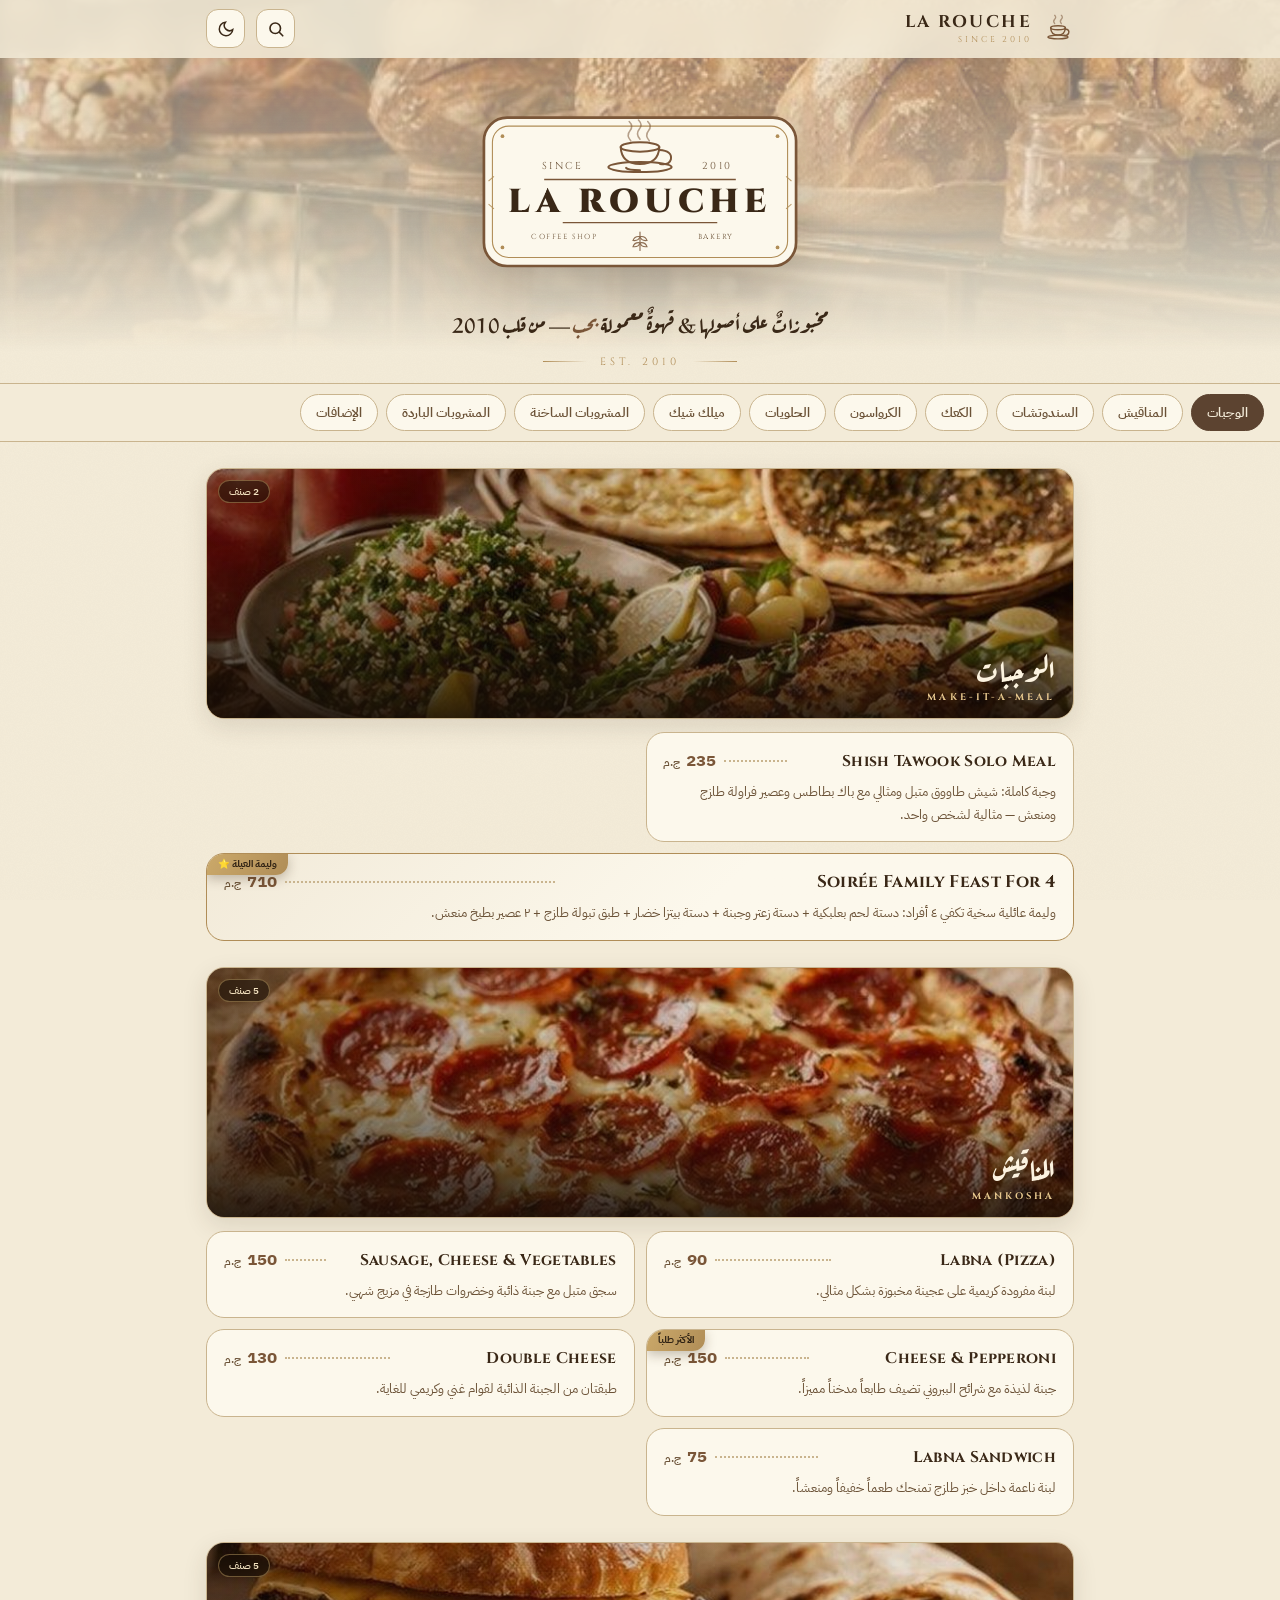
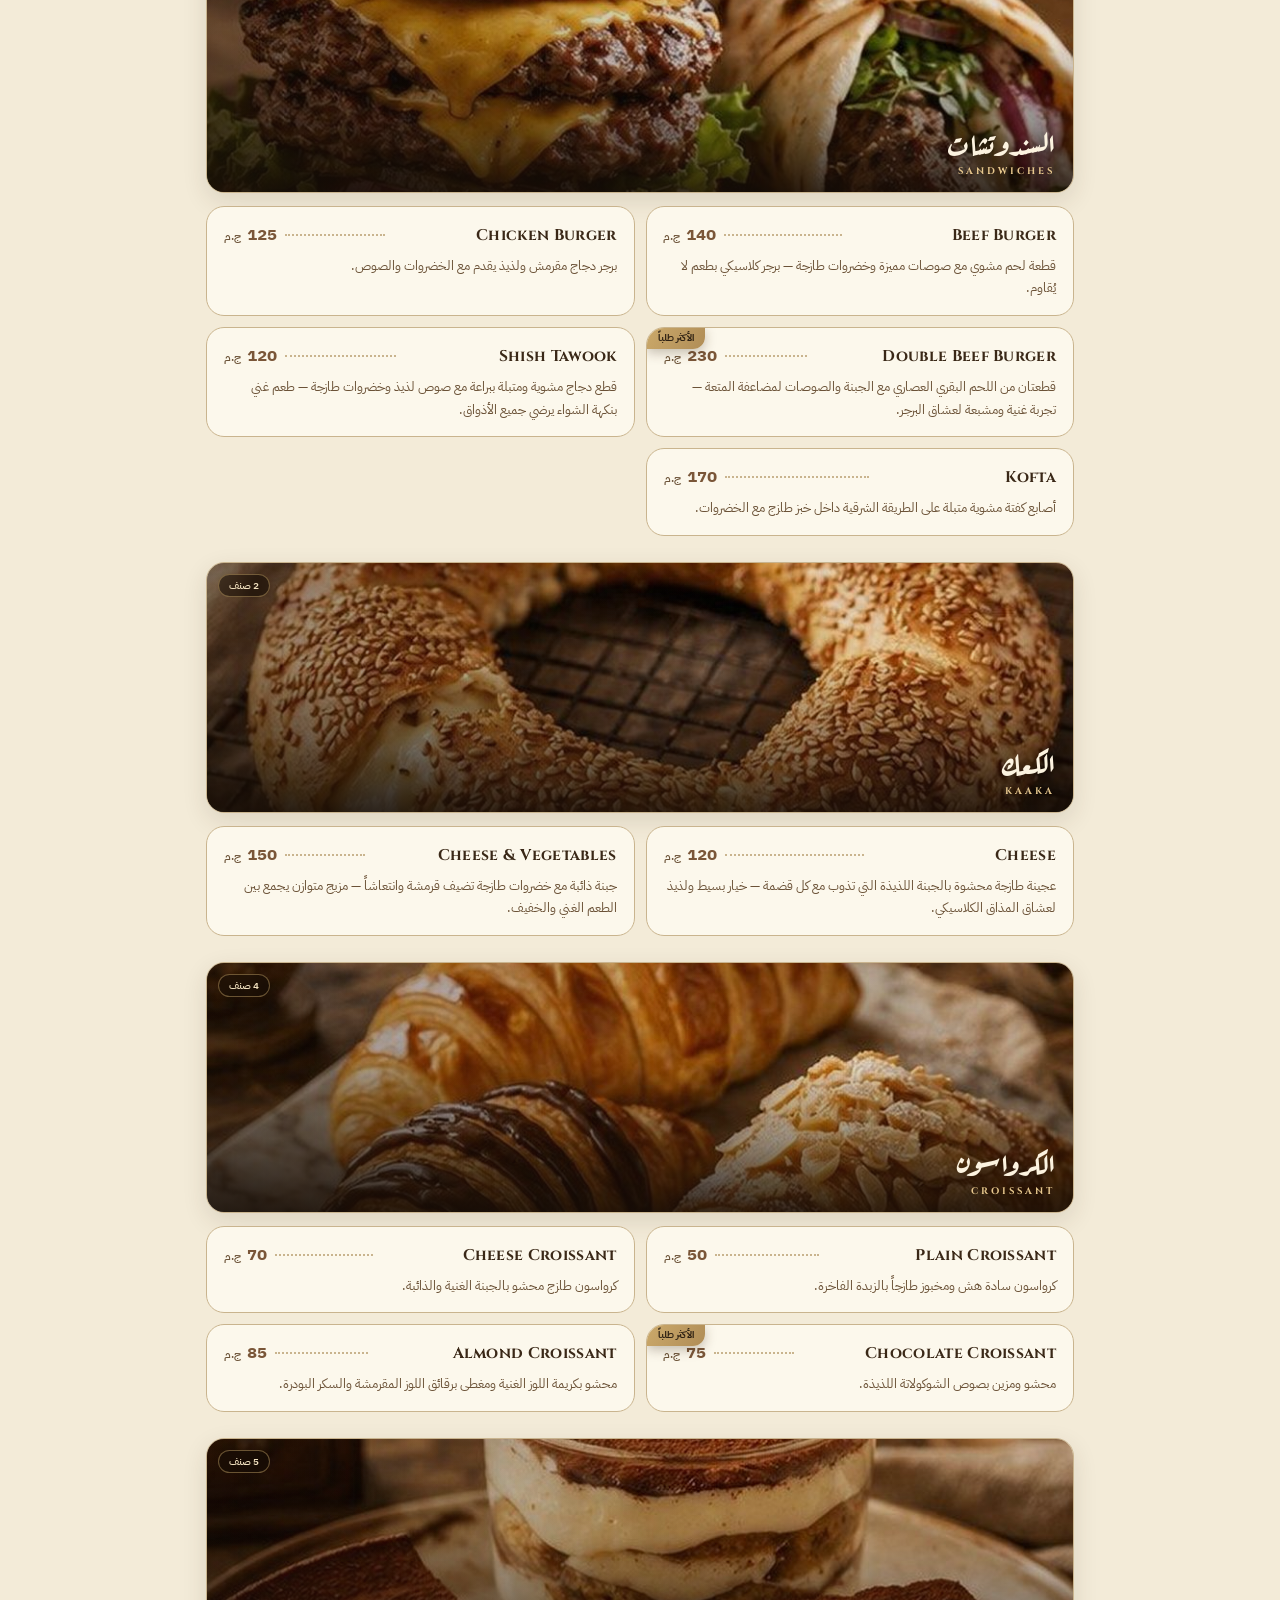
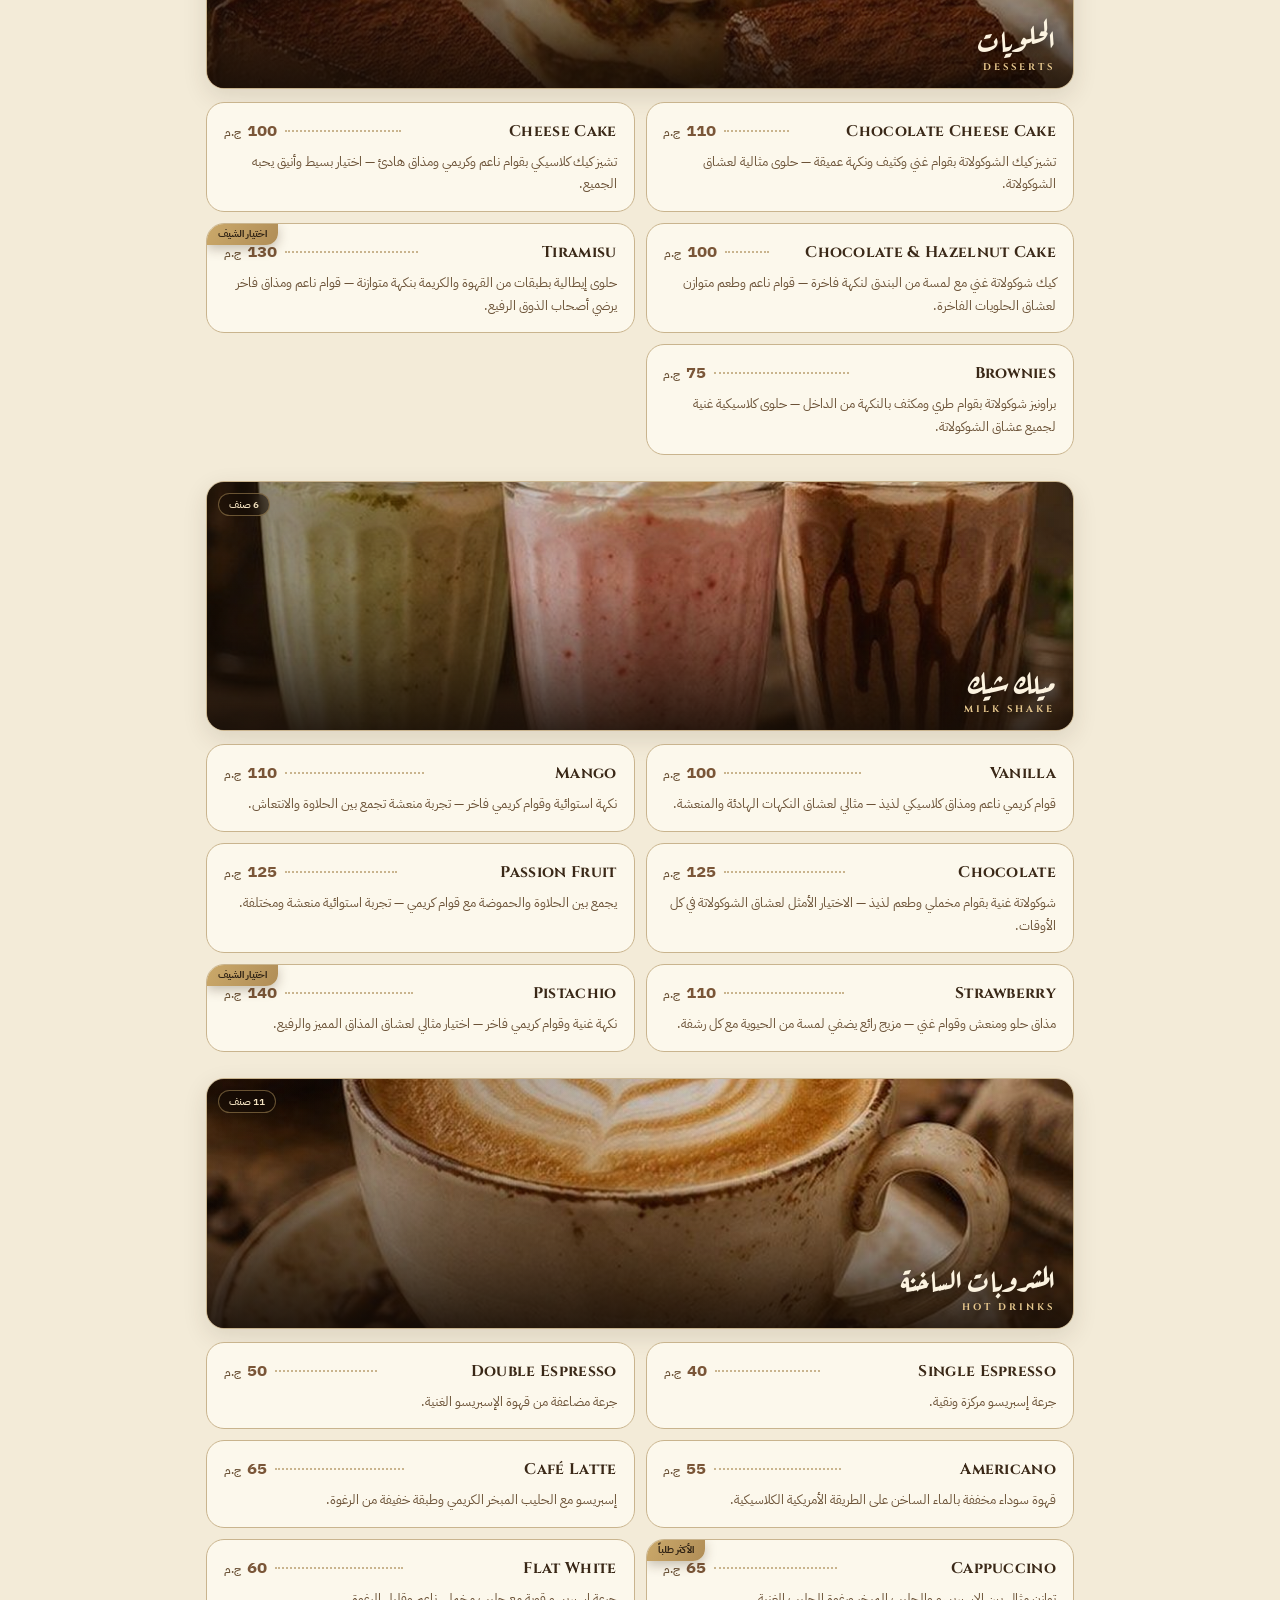
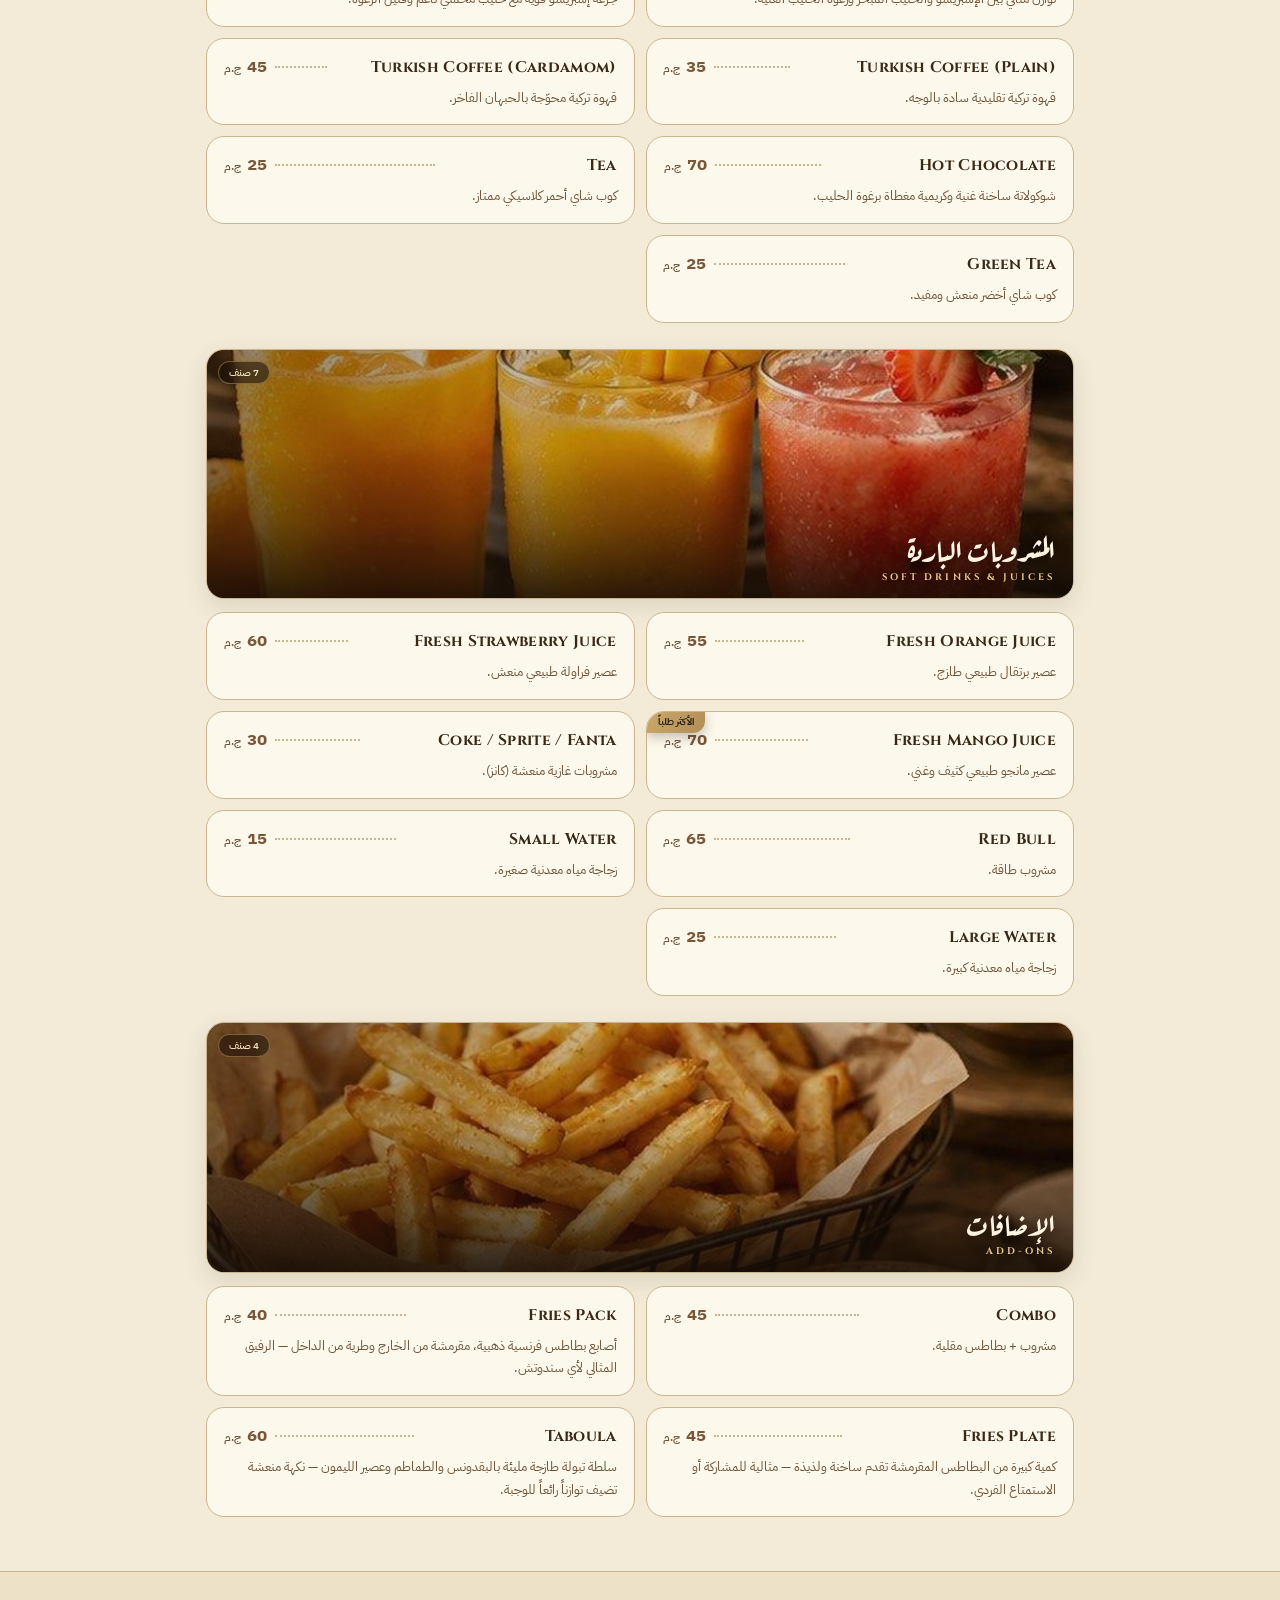
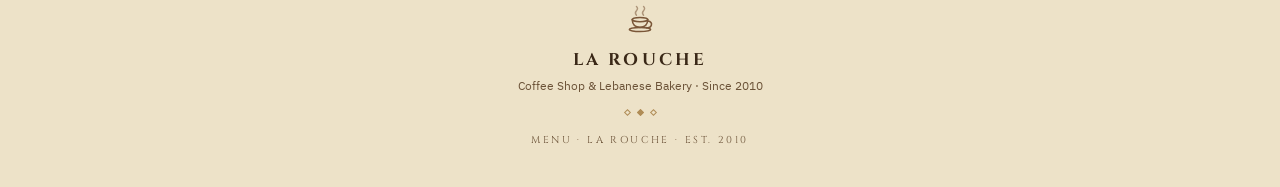
<file: index.html>
<!DOCTYPE html>
<html lang="ar" dir="rtl">
<head>
<meta charset="UTF-8">
<meta name="viewport" content="width=device-width, initial-scale=1.0, viewport-fit=cover">
<meta name="theme-color" content="#F3EBD8">
<title>La Rouche — Coffee Shop &amp; Bakery · Since 2010</title>
<meta name="description" content="منيو La Rouche — مطعم ومخبز وكوفي شوب منذ 2010. مناقيش، سندوتشات، حلويات، قهوة مختصة وأكثر.">
<link rel="preconnect" href="https://fonts.googleapis.com">
<link rel="preconnect" href="https://fonts.gstatic.com" crossorigin>
<link href="https://fonts.googleapis.com/css2?family=Cinzel:wght@500;700;900&family=Aref+Ruqaa:wght@700&family=IBM+Plex+Sans+Arabic:wght@400;600;700&display=swap" rel="stylesheet">
<style>
/* ================= LA ROUCHE — single-page menu ================= */
:root{
  --bg:#F3EBD8; --bg-2:#EDE2C8; --card:#FCF8EC;
  --ink:#3A2817; --ink-soft:#6B5237; --line:#C9B48E;
  --accent:#7A5638; --deep:#5C4330; --gold:#B08D57; --gold-2:#CBA96A; --chip:#EFE5CD;
  --shadow:0 14px 40px rgba(58,40,23,.16);
  --shadow-lg:0 26px 60px rgba(58,40,23,.24);
  --ring:rgba(176,141,87,.45);
  --radius:18px;
  --hd:58px; --chips:53px;
}
html.dark{
  --bg:#1C140D; --bg-2:#241B12; --card:#2A1F16;
  --ink:#F2E8D2; --ink-soft:#CBB794; --line:#4E3D2A;
  --accent:#CDA877; --deep:#E6D1A8; --gold:#CBA96A; --gold-2:#E0C489; --chip:#33271A;
  --shadow:0 16px 44px rgba(0,0,0,.5);
  --shadow-lg:0 30px 70px rgba(0,0,0,.6);
  --ring:rgba(203,169,106,.4);
}
*{margin:0;padding:0;box-sizing:border-box;-webkit-tap-highlight-color:transparent}
/* scrolling is animated in JS (see animateScroll) — CSS smooth would also
   capture our own instant corrections and fight them */
html{scroll-behavior:auto}
body{
  font-family:'IBM Plex Sans Arabic',sans-serif;background:var(--bg);color:var(--ink);
  min-height:100dvh;overflow-x:hidden;transition:background .6s,color .6s;
}
body::before{ /* paper grain */
  content:'';position:fixed;inset:0;pointer-events:none;z-index:0;opacity:.5;
  background-image:url("data:image/svg+xml,%3Csvg xmlns='http://www.w3.org/2000/svg' width='140' height='140'%3E%3Cfilter id='n'%3E%3CfeTurbulence type='fractalNoise' baseFrequency='.9' numOctaves='2'/%3E%3CfeColorMatrix values='0 0 0 0 .45 0 0 0 0 .35 0 0 0 0 .22 0 0 0 .05 0'/%3E%3C/filter%3E%3Crect width='140' height='140' filter='url(%23n)'/%3E%3C/svg%3E");
}
.lat{font-family:'Cinzel',serif}
.rq{font-family:'Aref Ruqaa',serif}

/* ---------- emblem ---------- */
.emblem{display:block;width:100%;height:auto;overflow:visible}
.emblem .fr-out{fill:var(--card)}
.steam{stroke:var(--accent);stroke-width:2;stroke-linecap:round;fill:none;opacity:.55;
  animation:steam 3.4s ease-in-out infinite}
.steam.s2{animation-delay:.5s}.steam.s3{animation-delay:1s}
@keyframes steam{0%,100%{opacity:.25;transform:translateY(2px) scaleY(.96)}50%{opacity:.75;transform:translateY(-2px) scaleY(1.04)}}
@keyframes fadeUp{from{opacity:0;transform:translateY(12px)}to{opacity:1;transform:none}}
@keyframes kenburns{from{transform:scale(1.04)}to{transform:scale(1.13)}}

/* ---------- splash ---------- */
#splash{position:fixed;inset:0;z-index:100;display:flex;flex-direction:column;align-items:center;justify-content:center;gap:20px;
  background:radial-gradient(circle at 50% 42%,var(--bg-2),var(--bg));transition:opacity .7s ease,visibility .7s}
#splash.gone{opacity:0;visibility:hidden}
#splash .em-wrap{position:relative;width:min(80vw,420px);opacity:0;transform:scale(.88) translateY(8px);
  animation:emIn 1.1s cubic-bezier(.2,.8,.2,1) forwards .1s}
@keyframes emIn{to{opacity:1;transform:none}}
#splash .em-wrap::after{content:'';position:absolute;inset:0;pointer-events:none;
  background:linear-gradient(115deg,transparent 35%,rgba(255,245,220,.55) 50%,transparent 65%);
  transform:translateX(-120%);animation:sweep 1.4s ease .8s}
@keyframes sweep{to{transform:translateX(120%)}}
#splash .since{letter-spacing:.4em;font-size:11px;color:var(--gold);opacity:0;animation:fadeUp .8s ease forwards 1.1s}

/* ---------- header ---------- */
header{position:sticky;top:0;z-index:40;height:var(--hd);
  background:color-mix(in srgb,var(--bg) 88%,transparent);
  backdrop-filter:blur(14px);-webkit-backdrop-filter:blur(14px);
  border-bottom:1px solid transparent;transition:border-color .3s,box-shadow .3s}
header.scrolled{border-bottom-color:var(--line);box-shadow:0 4px 20px rgba(58,40,23,.10)}
.hd-in{max-width:900px;margin:auto;height:100%;display:flex;align-items:center;gap:11px;padding:0 16px}
.hd-logo{display:flex;align-items:center;gap:10px;cursor:pointer;user-select:none}
.hd-logo .cup{display:block;width:32px;height:32px;flex:0 0 auto}
.hd-name b{font-size:17px;letter-spacing:.14em;display:block;line-height:1}
.hd-name span{display:block;font-size:8.5px;letter-spacing:.34em;color:var(--gold);margin-top:4px}
.hd-sp{flex:1}
.icon-btn{width:39px;height:39px;border-radius:12px;border:1px solid var(--line);
  background:var(--card);color:var(--ink);display:grid;place-items:center;cursor:pointer;
  transition:transform .2s,box-shadow .2s,border-color .2s}
.icon-btn:hover{border-color:var(--gold)}
.icon-btn:active{transform:scale(.9)}
.icon-btn svg{width:18px;height:18px}
/* reading progress */
#prog{position:absolute;left:0;right:0;bottom:-1px;height:2px;background:var(--gold);
  transform-origin:right center;transform:scaleX(0);transition:transform .1s linear}

/* ---------- hero ---------- */
.hero{position:relative;text-align:center;z-index:1;overflow:hidden;margin-top:calc(var(--hd) * -1);padding:96px 20px 14px}
.hero .hero-bg{position:absolute;inset:0;z-index:-1;pointer-events:none}
.hero .hero-bg img{width:100%;height:100%;object-fit:cover;object-position:center 52%;opacity:.58;filter:saturate(1.08);
  -webkit-mask-image:linear-gradient(to bottom,rgba(0,0,0,.98) 8%,rgba(0,0,0,.55) 52%,transparent 92%);
  mask-image:linear-gradient(to bottom,rgba(0,0,0,.98) 8%,rgba(0,0,0,.55) 52%,transparent 92%);
  animation:kenburns 24s ease-in-out infinite alternate}
html.dark .hero .hero-bg img{opacity:.40}
.hero .em-wrap{position:relative;width:min(76vw,340px);margin:auto;filter:drop-shadow(0 16px 34px rgba(58,40,23,.28));animation:fadeUp 1s ease both}
.hero .tag{font-family:'Aref Ruqaa',serif;font-weight:700;font-size:clamp(16px,4.4vw,21px);
  color:var(--ink);margin-top:16px;line-height:1.7;animation:fadeUp 1s ease both .2s}
.hero .tag em{color:var(--accent);font-style:normal}
.hero .est{display:inline-flex;align-items:center;gap:13px;margin-top:14px;color:var(--gold);
  font-size:10.5px;letter-spacing:.4em;animation:fadeUp 1s ease both .38s}
.hero .est::before,.hero .est::after{content:'';width:44px;height:1px;background:linear-gradient(90deg,transparent,var(--gold))}
.hero .est::after{background:linear-gradient(90deg,var(--gold),transparent)}

/* ---------- sticky chips ---------- */
.chips{position:sticky;top:var(--hd);z-index:35;display:flex;gap:8px;overflow-x:auto;
  padding:10px 16px;scrollbar-width:none;background:var(--bg);
  border-block:1px solid var(--line)}
.chips::-webkit-scrollbar{display:none}
.chip{flex:0 0 auto;padding:8px 15px;border-radius:99px;font-size:13px;font-weight:600;
  border:1px solid var(--line);background:var(--card);color:var(--ink-soft);cursor:pointer;
  font-family:inherit;white-space:nowrap;transition:background .25s,color .25s,border-color .25s,transform .2s}
.chip:active{transform:scale(.94)}
.chip.on{background:var(--deep);border-color:var(--deep);color:var(--bg)}
html.dark .chip.on{color:#231A11}

/* ---------- sections ---------- */
.menu{max-width:900px;margin:auto;padding:0 16px 40px;position:relative;z-index:1}
.sec{scroll-margin-top:calc(var(--hd) + var(--chips) + 10px);padding-top:26px}
.band{position:relative;border-radius:var(--radius);overflow:hidden;border:1px solid var(--line);
  box-shadow:0 8px 24px rgba(58,40,23,.12);aspect-ratio:900/260}
/* explicit stacking: fallback < photo < scrim < text */
.band .fb{position:absolute;inset:0;z-index:0;display:grid;place-items:center;color:var(--gold);
  background:radial-gradient(circle at 32% 30%,color-mix(in srgb,var(--gold) 18%,transparent),transparent 52%),var(--bg-2)}
.band .fb svg{width:64px;height:64px}
.band img{position:relative;z-index:1;width:100%;height:100%;object-fit:cover;display:block;
  opacity:0;transition:opacity .6s ease}
.band img.ready{opacity:1}
.band .scrim{position:absolute;inset:0;z-index:2;background:
  linear-gradient(0deg,rgba(22,13,6,.86) 0px,rgba(22,13,6,.42) 74px,rgba(22,13,6,.10) 150px),
  linear-gradient(90deg,rgba(22,13,6,.42),transparent 62%)}
.band .btxt{position:absolute;inset-inline-start:18px;bottom:14px;z-index:3;color:#FCF3E0}
.band .btxt h2{font-family:'Aref Ruqaa',serif;font-weight:700;font-size:clamp(21px,5.4vw,30px);
  line-height:1.2;text-shadow:0 3px 14px rgba(0,0,0,.6)}
.band .btxt .en{display:block;font-family:'Cinzel',serif;font-size:9.5px;font-weight:700;letter-spacing:.32em;
  color:#E7C88E;margin-top:6px;text-transform:uppercase;text-shadow:0 2px 8px rgba(0,0,0,.75)}
.band .cnt{position:absolute;top:11px;inset-inline-end:11px;z-index:3;font-size:10px;font-weight:600;
  background:rgba(22,13,6,.55);backdrop-filter:blur(6px);-webkit-backdrop-filter:blur(6px);
  border:1px solid rgba(203,169,106,.45);color:#F3E2C0;padding:3px 10px;border-radius:99px}

/* ---------- items ---------- */
.items{display:grid;gap:11px;margin-top:13px}
@media(min-width:700px){.items{grid-template-columns:1fr 1fr}}
.item{background:var(--card);border:1px solid var(--line);border-radius:var(--radius);
  padding:15px 17px;display:flex;flex-direction:column;gap:8px;position:relative;overflow:hidden;
  transition:transform .28s cubic-bezier(.2,.8,.2,1),box-shadow .28s,border-color .28s}
.item::before{content:'';position:absolute;inset-inline-start:0;top:0;bottom:0;width:3px;
  background:linear-gradient(var(--gold),var(--accent));transform:scaleY(0);transform-origin:top;transition:transform .3s}
.item:hover{transform:translateY(-3px);box-shadow:var(--shadow);border-color:var(--gold)}
.item:hover::before{transform:scaleY(1)}
.item .row{display:flex;align-items:baseline;gap:8px;flex-wrap:wrap}
.item .nm{font-weight:700;font-size:15.5px;flex:1 1 auto;min-width:0;letter-spacing:.02em;overflow-wrap:anywhere}
.item .dots{flex:1 1 16px;border-bottom:2px dotted var(--line);transform:translateY(-4px);min-width:16px}
.item .pr{white-space:nowrap;color:var(--accent);font-weight:700;font-size:16.5px;flex:0 0 auto;margin-inline-start:auto}
.item .pr small{font-size:10.5px;color:var(--ink-soft);font-weight:600;margin-inline-start:2px}
.item p{font-size:12.6px;line-height:1.8;color:var(--ink-soft)}
.star{position:absolute;top:-1px;inset-inline-end:0;background:linear-gradient(120deg,var(--gold-2),var(--gold));
  color:#2E2113;font-size:9.5px;font-weight:700;padding:4px 11px;border-end-start-radius:12px;
  box-shadow:0 4px 12px rgba(58,40,23,.28);overflow:hidden}
.star::after{content:'';position:absolute;inset:0;background:linear-gradient(100deg,transparent,rgba(255,255,255,.6),transparent);
  transform:translateX(-120%);animation:starshine 4s ease infinite 1s}
@keyframes starshine{0%,60%{transform:translateX(-120%)}100%{transform:translateX(140%)}}
.item.feast{grid-column:1/-1;border:1.5px solid var(--gold);
  background:linear-gradient(135deg,color-mix(in srgb,var(--gold) 13%,var(--card)),var(--card) 58%)}
.item.feast .nm{font-size:17px}
/* search jump highlight */
.item.flash{animation:flash 1.6s ease}
@keyframes flash{0%,100%{box-shadow:none}18%{box-shadow:0 0 0 3px var(--ring);border-color:var(--gold)}}

/* reveal */
.reveal{opacity:0;transform:translateY(20px);transition:opacity .6s ease,transform .6s cubic-bezier(.2,.8,.2,1)}
.reveal.in{opacity:1;transform:none}

/* ---------- to top ---------- */
#toTop{position:fixed;inset-inline-end:16px;bottom:18px;z-index:38;width:46px;height:46px;border-radius:50%;
  border:1px solid var(--line);background:var(--card);color:var(--ink);display:grid;place-items:center;cursor:pointer;
  box-shadow:var(--shadow);opacity:0;visibility:hidden;transform:translateY(10px);
  transition:opacity .3s,visibility .3s,transform .3s}
#toTop.on{opacity:1;visibility:visible;transform:none}
#toTop:active{transform:scale(.9)}
#toTop svg{width:19px;height:19px}

/* ---------- search ---------- */
#searchOv{position:fixed;inset:0;z-index:60;background:color-mix(in srgb,var(--bg) 95%,transparent);
  backdrop-filter:blur(12px);-webkit-backdrop-filter:blur(12px);display:none;flex-direction:column}
#searchOv.open{display:flex;animation:fadeUp .25s ease}
.s-bar{max-width:900px;width:100%;margin:auto;display:flex;gap:10px;padding:16px;align-items:center}
.s-bar input{flex:1;padding:14px 18px;border-radius:14px;border:1.5px solid var(--gold);outline:none;
  background:var(--card);color:var(--ink);font-family:inherit;font-size:15px;box-shadow:0 0 0 4px var(--ring)}
.s-res{flex:1;overflow-y:auto;padding:4px 16px 40px;max-width:900px;width:100%;margin:auto}
.s-hint{text-align:center;color:var(--ink-soft);font-size:13px;margin-top:34px;line-height:2}
.s-item{background:var(--card);border:1px solid var(--line);border-radius:14px;padding:13px 16px;margin-bottom:9px;
  cursor:pointer;display:flex;align-items:center;gap:10px;transition:border-color .2s,transform .2s}
.s-item:hover{border-color:var(--gold);transform:translateX(-3px)}
.s-item .c{font-size:10.5px;color:var(--gold);background:var(--chip);padding:2px 9px;border-radius:99px;border:1px solid var(--line);white-space:nowrap}
.s-item b{flex:1;font-size:14px;min-width:0;overflow-wrap:anywhere}
.s-item .p{color:var(--accent);font-weight:700;font-size:14px;white-space:nowrap}

/* ---------- footer ---------- */
footer{border-top:1px solid var(--line);margin-top:14px;position:relative;z-index:1;
  background:var(--bg-2);text-align:center;padding:32px 20px 40px}
footer .cup{display:block;width:34px;height:34px;margin:0 auto}
footer h3{letter-spacing:.18em;font-size:17px;margin-top:10px}
footer .ft-tag{color:var(--ink-soft);font-size:12px;margin-top:6px}
footer .orn{display:flex;justify-content:center;gap:8px;margin-top:15px}
footer .orn span{width:5px;height:5px;border:1px solid var(--gold);transform:rotate(45deg)}
footer .orn span:nth-child(2){background:var(--gold)}
footer .mini{margin-top:18px;font-size:10px;color:var(--ink-soft);letter-spacing:.24em}

@media(prefers-reduced-motion:reduce){
  html{scroll-behavior:auto}
  *{animation-duration:.001s!important;animation-iteration-count:1!important;transition-duration:.06s!important}
  .reveal{opacity:1;transform:none}
  .band img{opacity:1}
}
</style>
</head>
<body>

<div id="splash" aria-hidden="true">
  <div class="em-wrap" id="splashEmblem"></div>
  <div class="since lat">COFFEE SHOP &nbsp;·&nbsp; LEBANESE BAKERY</div>
</div>

<header id="hdr">
  <div class="hd-in">
    <div class="hd-logo" id="hdHome" role="button" aria-label="أعلى الصفحة">
      <span class="cup" id="hdCup"></span>
      <div class="hd-name lat"><b>LA ROUCHE</b><span>SINCE 2010</span></div>
    </div>
    <div class="hd-sp"></div>
    <button class="icon-btn" id="btnSearch" aria-label="بحث">
      <svg viewBox="0 0 24 24" fill="none" stroke="currentColor" stroke-width="2.2" stroke-linecap="round"><circle cx="11" cy="11" r="7"/><path d="M21 21l-4.3-4.3"/></svg>
    </button>
    <button class="icon-btn" id="btnTheme" aria-label="الوضع الليلي">
      <svg id="moonIc" viewBox="0 0 24 24" fill="none" stroke="currentColor" stroke-width="2" stroke-linecap="round"><path d="M21 12.8A9 9 0 1 1 11.2 3 7 7 0 0 0 21 12.8Z"/></svg>
      <svg id="sunIc" viewBox="0 0 24 24" fill="none" stroke="currentColor" stroke-width="2" stroke-linecap="round" style="display:none"><circle cx="12" cy="12" r="4.5"/><path d="M12 2v2.5M12 19.5V22M2 12h2.5M19.5 12H22M4.9 4.9l1.8 1.8M17.3 17.3l1.8 1.8M19.1 4.9l-1.8 1.8M6.7 17.3l-1.8 1.8"/></svg>
    </button>
  </div>
  <div id="prog"></div>
</header>

<section class="hero">
  <div class="hero-bg"><img src="assets/photos/counter.jpg" alt="" fetchpriority="high" decoding="async" onerror="this.parentElement.remove()"></div>
  <div class="em-wrap" id="heroEmblem"></div>
  <p class="tag">مخبوزاتٌ على أصولها &amp; قهوةٌ معمولة <em>بحب</em> — من قلب 2010</p>
  <div class="est lat">EST. 2010</div>
</section>

<nav class="chips" id="chips" aria-label="الأقسام"></nav>
<main class="menu" id="menu"></main>

<button id="toTop" aria-label="أعلى الصفحة">
  <svg viewBox="0 0 24 24" fill="none" stroke="currentColor" stroke-width="2.3" stroke-linecap="round" stroke-linejoin="round"><path d="M12 19V5M5 12l7-7 7 7"/></svg>
</button>

<div id="searchOv">
  <div class="s-bar">
    <input id="sInput" type="search" placeholder="دوّر على أي صنف… برجر، لاتيه، تشيز كيك" autocomplete="off">
    <button class="icon-btn" id="sClose" aria-label="إغلاق">
      <svg viewBox="0 0 24 24" fill="none" stroke="currentColor" stroke-width="2.4" stroke-linecap="round"><path d="M6 6l12 12M18 6L6 18"/></svg>
    </button>
  </div>
  <div class="s-res" id="sRes"><div class="s-hint">اكتب اسم الصنف وهيظهرلك فوراً ✨</div></div>
</div>

<footer>
  <span class="cup" id="ftCup"></span>
  <h3 class="lat">LA ROUCHE</h3>
  <div class="ft-tag">Coffee Shop &amp; Lebanese Bakery · Since 2010</div>
  <div class="orn"><span></span><span></span><span></span></div>
  <div class="mini lat">MENU · LA ROUCHE · EST. 2010</div>
</footer>

<script>
/* ============ EMBLEM ============ */
function emblemSVG(){return `
<svg class="emblem" viewBox="0 0 440 250" fill="none" xmlns="http://www.w3.org/2000/svg">
  <rect class="fr-out" x="18" y="28" width="404" height="192" rx="30" stroke="var(--accent)" stroke-width="3.5"/>
  <rect x="29" y="39" width="382" height="170" rx="21" fill="none" stroke="var(--gold)" stroke-width="1.4"/>
  <g fill="var(--gold)"><circle cx="42" cy="52" r="2.4"/><circle cx="398" cy="52" r="2.4"/><circle cx="42" cy="196" r="2.4"/><circle cx="398" cy="196" r="2.4"/></g>
  <g stroke="var(--gold)" stroke-width="1.3" fill="none" opacity=".85"><path d="M24 110 l7 -6 M24 140 l7 6"/><path d="M416 110 l-7 -6 M416 140 l-7 6"/></g>
  <path class="steam s1" d="M208 58 q-6 -7 -1 -13 q5 -6 -1 -12"/>
  <path class="steam s2" d="M220 56 q-6 -7 -1 -13 q5 -6 -1 -12"/>
  <path class="steam s3" d="M232 58 q-6 -7 -1 -13 q5 -6 -1 -12"/>
  <g stroke="var(--accent)" stroke-width="2.6" stroke-linecap="round" fill="none">
    <ellipse cx="220" cy="92" rx="41" ry="6.5"/><path d="M220 96 q-16 0 -18 -3"/>
    <ellipse cx="220" cy="66" rx="25" ry="6"/><path d="M195 66 Q196 88 220 88 Q244 88 245 66"/>
    <path d="M245 70 Q262 71 260 82 Q258 90 246 88"/>
  </g>
  <text class="lat" x="120" y="94" font-size="13" letter-spacing="3" fill="var(--ink-soft)" text-anchor="middle">SINCE</text>
  <text class="lat" x="320" y="94" font-size="13" letter-spacing="3" fill="var(--ink-soft)" text-anchor="middle">2010</text>
  <line x1="96" y1="108" x2="344" y2="108" stroke="var(--accent)" stroke-width="2"/>
  <line x1="120" y1="164" x2="320" y2="164" stroke="var(--accent)" stroke-width="1.6"/>
  <text class="lat" x="220" y="150" font-size="43" font-weight="900" letter-spacing="7" text-anchor="middle" fill="var(--ink)">LA ROUCHE</text>
  <text class="lat" x="122" y="185" font-size="9.5" letter-spacing="2" fill="var(--ink-soft)" text-anchor="middle">COFFEE SHOP</text>
  <text class="lat" x="318" y="185" font-size="9.5" letter-spacing="2" fill="var(--ink-soft)" text-anchor="middle">BAKERY</text>
  <g stroke="var(--accent)" stroke-width="1.5" stroke-linecap="round" fill="none" opacity=".85">
    <path d="M220 176 L220 200"/>
    <path d="M220 182 q-7 -1 -9 5 q7 1 9 -5 M220 182 q7 -1 9 5 q-7 1 -9 -5"/>
    <path d="M220 190 q-7 -1 -9 5 q7 1 9 -5 M220 190 q7 -1 9 5 q-7 1 -9 -5"/>
  </g>
</svg>`;}

function cupSVG(){return `
<svg viewBox="0 0 48 48" fill="none" xmlns="http://www.w3.org/2000/svg">
  <g stroke="var(--accent)" stroke-width="2.2" stroke-linecap="round" stroke-linejoin="round">
    <ellipse cx="24" cy="36" rx="15" ry="2.8"/><ellipse cx="24" cy="22" rx="11" ry="3"/>
    <path d="M13 22 Q13.5 33 24 33 Q34.5 33 35 22"/><path d="M35 24 Q41.5 25 40 30 Q38.5 34.6 33 33.4"/>
  </g>
  <path class="steam s1" d="M19 16 q-3 -3.5 0 -6.5 q3 -3 0 -6"/>
  <path class="steam s2" d="M29 16 q-3 -3.5 0 -6.5 q3 -3 0 -6"/>
</svg>`;}

/* ============ ICONS (fallback when a photo is missing) ============ */
const IC = {
  meals:`<svg viewBox="0 0 48 48" fill="none" stroke="currentColor" stroke-width="2.2" stroke-linecap="round"><path d="M6 33h36"/><path d="M10 33a14 14 0 0 1 28 0"/><path d="M24 19v-3"/><circle cx="24" cy="14" r="2"/><path d="M4 39h40" stroke-width="2.6"/></svg>`,
  manakish:`<svg viewBox="0 0 48 48" fill="none" stroke="currentColor" stroke-width="2.2" stroke-linecap="round"><circle cx="24" cy="24" r="16"/><circle cx="24" cy="24" r="11" stroke-dasharray="3 4"/><circle cx="20" cy="21" r="1.4" fill="currentColor"/><circle cx="28" cy="26" r="1.4" fill="currentColor"/><circle cx="23" cy="29" r="1.4" fill="currentColor"/></svg>`,
  adds:`<svg viewBox="0 0 48 48" fill="none" stroke="currentColor" stroke-width="2.2" stroke-linecap="round"><path d="M14 20 L12 42 H36 L34 20Z"/><path d="M18 20V9M24 20V6M30 20V9M21 20v-9M27 20v-10" stroke-width="2"/></svg>`,
  sandwiches:`<svg viewBox="0 0 48 48" fill="none" stroke="currentColor" stroke-width="2.2" stroke-linecap="round"><path d="M8 20q16-14 32 0v3H8Z"/><path d="M8 28h32M6 33h36q-2 7-8 7H14q-6 0-8-7Z"/><circle cx="18" cy="15" r="1" fill="currentColor"/><circle cx="26" cy="13" r="1" fill="currentColor"/><circle cx="32" cy="16" r="1" fill="currentColor"/></svg>`,
  desserts:`<svg viewBox="0 0 48 48" fill="none" stroke="currentColor" stroke-width="2.2" stroke-linecap="round"><path d="M10 40 L38 40 L38 22 Q24 14 10 22Z"/><path d="M10 28q14-7 28 0"/><path d="M24 14v-4"/><circle cx="24" cy="8" r="2"/></svg>`,
  kaaka:`<svg viewBox="0 0 48 48" fill="none" stroke="currentColor" stroke-width="2.2" stroke-linecap="round"><circle cx="24" cy="26" r="14"/><circle cx="24" cy="26" r="5.5"/><path d="M16 15l-2-4M24 12V8M32 15l2-4" stroke-width="1.8" opacity=".7"/></svg>`,
  shakes:`<svg viewBox="0 0 48 48" fill="none" stroke="currentColor" stroke-width="2.2" stroke-linecap="round"><path d="M14 16 L18 42 H30 L34 16Z"/><path d="M12 16h24"/><path d="M14 10q10-5 20 0"/><path d="M26 16 L31 4"/></svg>`,
  croissant:`<svg viewBox="0 0 48 48" fill="none" stroke="currentColor" stroke-width="2.2" stroke-linecap="round"><path d="M8 30 Q6 22 13 20 Q17 12 24 14 Q31 12 35 20 Q42 22 40 30 Q37 37 30 35 Q24 39 18 35 Q11 37 8 30Z"/><path d="M18 20v14M30 20v14" opacity=".7" stroke-width="1.8"/></svg>`,
  cold:`<svg viewBox="0 0 48 48" fill="none" stroke="currentColor" stroke-width="2.2" stroke-linecap="round"><path d="M15 10 L18 42 H30 L33 10Z"/><path d="M14 6h20"/><rect x="20" y="20" width="5" height="5" rx="1.4" transform="rotate(12 22 22)"/><rect x="24" y="28" width="5" height="5" rx="1.4" transform="rotate(-9 26 30)"/></svg>`,
  hot:`<svg viewBox="0 0 48 48" fill="none" stroke="currentColor" stroke-width="2.2" stroke-linecap="round"><path d="M9 20h26v10a11 11 0 0 1-22 0V20Z" transform="translate(0 4)"/><path d="M35 26q7-1 7 5t-8 5" transform="translate(0 2)"/><path d="M17 14q3-4 0-8M24 13q3-4 0-8M31 14q3-4 0-8" stroke-width="1.8" opacity=".7"/></svg>`
};

/* ============ HELPERS ============ */
const $ = s => document.querySelector(s);
/* Menu text comes from data/menu.json (dashboard-editable) — escape everything. */
const esc = s => String(s == null ? '' : s)
  .replace(/&/g,'&amp;').replace(/</g,'&lt;').replace(/>/g,'&gt;')
  .replace(/"/g,'&quot;').replace(/'/g,'&#39;');
const escAttr = esc;
const num = v => { const n = Number(v); return Number.isFinite(n) ? n : 0; };
const fmt = p => `${esc(num(p))} <small>ج.م</small>`;
const icon = k => Object.prototype.hasOwnProperty.call(IC, k) ? IC[k] : IC.meals;
const safeId = s => /^[a-z0-9_-]+$/i.test(String(s||'')) ? String(s) : '';

let MENU = [];

/* ============ REVEAL ============ */
const revealObs = new IntersectionObserver(es=>{
  es.forEach(e=>{ if(e.isIntersecting){ e.target.classList.add('in'); revealObs.unobserve(e.target); } });
},{threshold:.08, rootMargin:'0px 0px -5% 0px'});

/* ============ RENDER (one page, all sections) ============ */
function render(){
  $('#chips').innerHTML = MENU.map((c,i)=>
    `<button class="chip${i===0?' on':''}" data-go="${escAttr(c.id)}">${esc(c.ar)}</button>`).join('');

  $('#menu').innerHTML = MENU.map((c,ci)=>`
    <section class="sec" id="sec-${escAttr(c.id)}" data-sec="${escAttr(c.id)}">
      <div class="band reveal">
        <div class="fb">${icon(c.icon)}</div>
        <img src="assets/photos/band/${encodeURIComponent(c.id)}.jpg" alt="${escAttr(c.ar)}"
             width="900" height="260" decoding="async" loading="${ci<2?'eager':'lazy'}"
             data-band>
        <div class="scrim"></div>
        <span class="cnt">${esc(c.items.length)} صنف</span>
        <div class="btxt"><h2>${esc(c.ar)}</h2><span class="en">${esc(c.en)}</span></div>
      </div>
      <div class="items">
        ${c.items.map((it,i)=>`
        <div class="item reveal ${it.feast?'feast':''}" id="it-${escAttr(c.id)}-${i}" style="transition-delay:${Math.min(i,6)*0.045}s">
          ${it.star?`<span class="star">${esc(it.star)}</span>`:''}
          <div class="row">
            <span class="nm lat">${esc(it.en)}</span>
            <span class="dots"></span>
            <span class="pr">${fmt(it.price)}</span>
          </div>
          <p>${esc(it.ar)}</p>
        </div>`).join('')}
      </div>
    </section>`).join('');

  // fade each banner in only once it has actually decoded — no half-drawn images
  document.querySelectorAll('[data-band]').forEach(img=>{
    const show = ()=>img.classList.add('ready');
    if(img.complete && img.naturalWidth>0) show(); else img.addEventListener('load',show,{once:true});
    img.addEventListener('error',()=>img.remove(),{once:true});
  });

  document.querySelectorAll('.reveal').forEach(el=>revealObs.observe(el));
  spy();
}

/* ============ SCROLL-SPY ============ */
let chipLock = 0;
let SECS = [];
const stickyOffset = ()=>{
  const cs = getComputedStyle(document.documentElement);
  return parseFloat(cs.getPropertyValue('--hd')) + parseFloat(cs.getPropertyValue('--chips'));
};
function setActive(id){
  let active = null;
  document.querySelectorAll('#chips .chip').forEach(ch=>{
    const on = ch.dataset.go === id;
    ch.classList.toggle('on', on);
    if(on) active = ch;
  });
  if(active && Date.now() > chipLock){
    const bar = $('#chips');
    animateScroll(active.offsetLeft - (bar.clientWidth - active.offsetWidth)/2, {el:bar, axis:'left'});
  }
}
/* Driven from the scroll handler rather than IntersectionObserver: with only a
   handful of sections this is cheap, and it can't miss an update the way
   threshold-based callbacks can. */
function updateSpy(){
  if(!SECS.length) return;
  const line = stickyOffset() + 24;
  let best = SECS[0];
  for(const s of SECS){
    if(s.getBoundingClientRect().top - line <= 0) best = s; else break;
  }
  setActive(best.dataset.sec);
}
function spy(){
  SECS = [...document.querySelectorAll('.sec')];
  updateSpy();
}

/* ============ NAV ============ */
/* Own the scroll animation instead of relying on native smooth scrolling:
   identical feel in every browser, and it can be cancelled the moment the
   user takes over. */
const REDUCE = matchMedia('(prefers-reduced-motion: reduce)').matches;
const easeInOutCubic = t => t < .5 ? 4*t*t*t : 1 - Math.pow(-2*t+2, 3)/2;
let animId = null;

function animateScroll(to, opts){
  opts = opts || {};
  const el = opts.el || null;                 // null → the window
  const axis = opts.axis || 'top';
  const read = () => el ? (axis === 'left' ? el.scrollLeft : el.scrollTop) : scrollY;
  const write = v => el ? (axis === 'left' ? el.scrollLeft = v : el.scrollTop = v)
                        : window.scrollTo(0, v);

  const limit = el
    ? (axis === 'left' ? el.scrollWidth - el.clientWidth : el.scrollHeight - el.clientHeight)
    : document.documentElement.scrollHeight - innerHeight;
  to = Math.max(0, Math.min(to, Math.max(0, limit)));

  const start = read(), delta = to - start;
  if (Math.abs(delta) < 2) return;
  if (REDUCE) { write(to); return; }

  if (!el && animId) cancelAnimationFrame(animId);
  const dur = Math.min(950, Math.max(300, Math.abs(delta) * 0.42));
  const t0 = performance.now();

  const step = now => {
    const p = Math.min(1, (now - t0) / dur);
    write(start + delta * easeInOutCubic(p));
    if (p < 1) { const id = requestAnimationFrame(step); if(!el) animId = id; }
    else if (!el) animId = null;
  };
  const id = requestAnimationFrame(step);
  if (!el) animId = id;

  // Timers still fire when rAF is throttled (hidden tab, power saving). If no
  // frame has moved us by now, land on the target rather than stall.
  setTimeout(()=>{
    if (Math.abs(read() - start) < 2) {
      if (!el) stopScrollAnim();
      write(to);
    }
  }, 320);
}
function stopScrollAnim(){ if(animId){ cancelAnimationFrame(animId); animId = null; } }
// the moment the user scrolls themselves, get out of the way
['wheel','touchstart','keydown'].forEach(ev =>
  addEventListener(ev, stopScrollAnim, {passive:true}));
function goTo(id){
  const el = document.getElementById('sec-'+id);
  if(!el) return;
  chipLock = Date.now() + 800;   // don't fight the user's tap while we travel
  setActive(id);
  animateScroll(el.getBoundingClientRect().top + scrollY - stickyOffset() - 10);
  history.replaceState(null,'','#'+id);
}
document.addEventListener('click', e=>{
  const chip = e.target.closest('[data-go]');
  if(chip){ goTo(chip.dataset.go); return; }
  const hit = e.target.closest('[data-jump]');
  if(hit){
    $('#searchOv').classList.remove('open');
    const el = document.getElementById(hit.dataset.jump);
    if(el){
      chipLock = Date.now() + 800;
      // park it just below the sticky bars — independent of viewport height,
      // and never hidden underneath them
      animateScroll(el.getBoundingClientRect().top + scrollY - stickyOffset() - 46);
      document.querySelectorAll('.item.flash').forEach(n=>n.classList.remove('flash'));
      void el.offsetWidth;
      el.classList.add('flash');
      el.addEventListener('animationend', ()=>el.classList.remove('flash'), {once:true});
    }
  }
});
$('#hdHome').addEventListener('click', ()=>animateScroll(0));
$('#toTop').addEventListener('click', ()=>animateScroll(0));

/* ============ SEARCH ============ */
const ov = $('#searchOv'), sIn = $('#sInput'), sRes = $('#sRes');
const HINT = '<div class="s-hint">اكتب اسم الصنف وهيظهرلك فوراً ✨</div>';
$('#btnSearch').onclick = ()=>{ ov.classList.add('open'); sIn.value=''; sRes.innerHTML=HINT; setTimeout(()=>sIn.focus(),60); };
$('#sClose').onclick = ()=>ov.classList.remove('open');
ov.addEventListener('click', e=>{ if(e.target===ov) ov.classList.remove('open'); });
document.addEventListener('keydown', e=>{ if(e.key==='Escape') ov.classList.remove('open'); });
sIn.addEventListener('input', ()=>{
  const q = sIn.value.trim().toLowerCase();
  if(!q){ sRes.innerHTML = HINT; return; }
  const hits = [];
  MENU.forEach(c=>c.items.forEach((it,i)=>{
    if(it.en.toLowerCase().includes(q) || it.ar.includes(q) || c.ar.includes(q))
      hits.push({c,it,i});
  }));
  sRes.innerHTML = hits.length ? hits.map(h=>`
    <div class="s-item" data-jump="it-${escAttr(h.c.id)}-${h.i}">
      <span class="c">${esc(h.c.ar)}</span>
      <b>${esc(h.it.en)}</b>
      <span class="p">${esc(num(h.it.price))} ج.م</span>
    </div>`).join('') : '<div class="s-hint">مفيش نتائج… جرّب كلمة تانية 🙏</div>';
});

/* ============ THEME ============ */
function setTheme(dark){
  document.documentElement.classList.toggle('dark', dark);
  $('#moonIc').style.display = dark?'none':'block';
  $('#sunIc').style.display = dark?'block':'none';
  document.querySelector('meta[name=theme-color]').content = dark?'#1C140D':'#F3EBD8';
  try{ localStorage.setItem('lr-theme', dark?'dark':'light'); }catch(e){}
}
$('#btnTheme').onclick = ()=>setTheme(!document.documentElement.classList.contains('dark'));
try{ setTheme(localStorage.getItem('lr-theme')==='dark'); }catch(e){ setTheme(false); }

/* ============ SCROLL CHROME ============ */
let ticking = false;
addEventListener('scroll', ()=>{
  if(ticking) return;
  ticking = true;
  requestAnimationFrame(()=>{
    const y = scrollY;
    $('#hdr').classList.toggle('scrolled', y>8);
    $('#toTop').classList.toggle('on', y>700);
    const max = document.documentElement.scrollHeight - innerHeight;
    $('#prog').style.transform = 'scaleX(' + (max>0 ? Math.min(y/max,1) : 0) + ')';
    updateSpy();
    ticking = false;
  });
}, {passive:true});

/* ============ DATA ============ */
const CACHE_KEY = 'lr.menu.cache.v1';
const DRAFT_KEY = 'lr.menu.draft.v1';
function isValidMenu(d){
  return !!d && Array.isArray(d.categories) && d.categories.length > 0
    && d.categories.every(c => c && safeId(c.id) && Array.isArray(c.items));
}
function normalize(d){
  return d.categories.map(c=>({
    id: safeId(c.id), ar: String(c.ar||''), en: String(c.en||''), icon: String(c.icon||'meals'),
    items: (Array.isArray(c.items)?c.items:[]).map(i=>({
      en: String(i&&i.en||''), ar: String(i&&i.ar||''), price: num(i&&i.price),
      star: i&&i.star ? String(i.star) : '', feast: !!(i&&i.feast)
    }))
  }));
}
async function loadMenu(){
  let data = null;
  if(new URLSearchParams(location.search).has('preview')){
    try{ const d = JSON.parse(localStorage.getItem(DRAFT_KEY)); if(isValidMenu(d)) data = d; }catch(e){}
  }
  if(!data){
    try{
      const r = await fetch('data/menu.json', {cache:'no-cache'});
      if(r.ok){ const j = await r.json(); if(isValidMenu(j)) data = j; }
    }catch(e){}
  }
  if(data){ try{ localStorage.setItem(CACHE_KEY, JSON.stringify(data)); }catch(e){} }
  else { try{ const c = JSON.parse(localStorage.getItem(CACHE_KEY)); if(isValidMenu(c)) data = c; }catch(e){} }
  if(!data) return false;
  MENU = normalize(data);
  return true;
}

/* ============ BOOT ============ */
(async function boot(){
  $('#splashEmblem').innerHTML = emblemSVG();
  $('#heroEmblem').innerHTML = emblemSVG();
  $('#hdCup').innerHTML = cupSVG();
  $('#ftCup').innerHTML = cupSVG();

  const ok = await loadMenu();
  if(ok){
    render();
    const h = safeId(location.hash.replace('#',''));
    if(h) setTimeout(()=>goTo(h), 300);
  }else{
    $('#menu').innerHTML =
      '<p style="text-align:center;padding:60px 16px;color:var(--ink-soft);line-height:2">'
      + 'تعذّر تحميل المنيو 🙏<br>اتأكد من الاتصال بالإنترنت وحدّث الصفحة.</p>';
  }
  setTimeout(()=>$('#splash').classList.add('gone'), ok ? 2400 : 900);
})();

addEventListener('message', e=>{
  if(e.origin === location.origin && e.data === 'lr:refresh') location.reload();
});
</script>
</body>
</html>
</file>
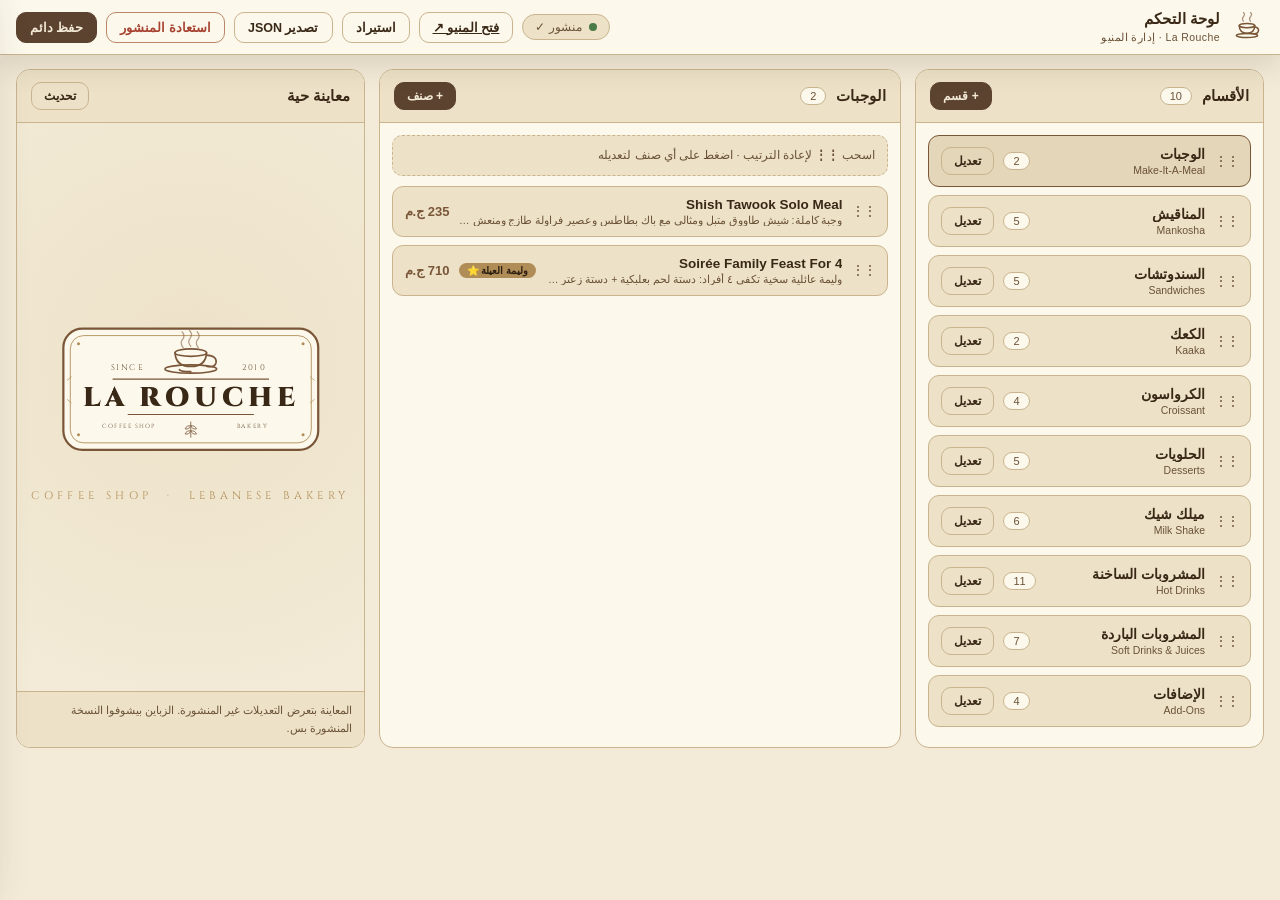
<file: admin.html>
<!DOCTYPE html>
<html lang="ar" dir="rtl">
<head>
<meta charset="UTF-8">
<meta name="viewport" content="width=device-width, initial-scale=1.0">
<title>لوحة التحكم · La Rouche</title>
<meta name="robots" content="noindex,nofollow">
<!-- No inline scripts allowed: all JS lives in assets/admin.js -->
<meta http-equiv="Content-Security-Policy"
      content="default-src 'self'; img-src 'self' data:; font-src https://fonts.gstatic.com; style-src 'self' 'unsafe-inline' https://fonts.googleapis.com; script-src 'self'; connect-src 'self' https://api.github.com; object-src 'none'; base-uri 'self'; form-action 'none'; frame-ancestors 'none'">
<meta name="referrer" content="no-referrer">
<link rel="preconnect" href="https://fonts.googleapis.com">
<link rel="preconnect" href="https://fonts.gstatic.com" crossorigin>
<link href="https://fonts.googleapis.com/css2?family=Cinzel:wght@700;900&family=IBM+Plex+Sans+Arabic:wght@400;500;600;700&display=swap" rel="stylesheet">
<link rel="stylesheet" href="assets/admin.css">
</head>
<body>

<!-- ========== TOPBAR ========== -->
<header class="topbar">
  <div class="brand">
    <span class="mark" id="tbCup"></span>
    <div class="ttl">لوحة التحكم<small>La Rouche · إدارة المنيو</small></div>
  </div>
  <span class="spacer"></span>
  <span class="status" id="status"><b></b><span id="statusText">جاري التحميل…</span></span>
  <a class="btn sm ghost" href="index.html" target="_blank" rel="noopener">فتح المنيو ↗</a>
  <button class="btn sm ghost" id="btnImport" type="button">استيراد</button>
  <button class="btn sm ghost" id="btnExport" type="button">تصدير JSON</button>
  <button class="btn sm ghost danger" id="btnRevert" type="button">استعادة المنشور</button>
  <button class="btn sm primary" id="btnPublish" type="button">حفظ دائم</button>
</header>

<div class="wrap">
  <!-- ===== CATEGORIES ===== -->
  <section class="pane">
    <div class="pane-head">
      <h2>الأقسام</h2><span class="count" id="catCount">0</span>
      <span class="spacer"></span>
      <button class="btn xs primary" id="addCat" type="button">+ قسم</button>
    </div>
    <div class="pane-body" id="catList"></div>
  </section>

  <!-- ===== ITEMS ===== -->
  <section class="pane">
    <div class="pane-head">
      <h2 id="itemsTitle">—</h2><span class="count" id="itemCount">0</span>
      <span class="spacer"></span>
      <button class="btn xs primary" id="addItem" type="button">+ صنف</button>
    </div>
    <div class="pane-body">
      <div class="hint">اسحب <b>⋮⋮</b> لإعادة الترتيب · اضغط على أي صنف لتعديله</div>
      <div id="itemList"></div>
    </div>
  </section>

  <!-- ===== PREVIEW ===== -->
  <section class="pane preview">
    <div class="pane-head">
      <h2>معاينة حية</h2>
      <span class="spacer"></span>
      <button class="btn xs ghost" id="btnRefresh" type="button">تحديث</button>
    </div>
    <div class="pane-body">
      <iframe id="preview" src="index.html?preview=1" title="معاينة المنيو"></iframe>
      <p class="note">المعاينة بتعرض التعديلات غير المنشورة. الزباين بيشوفوا النسخة المنشورة بس.</p>
    </div>
  </section>
</div>

<!-- ========== EDITOR DRAWER ========== -->
<div class="drawer-back" id="drawerBack"></div>
<aside class="drawer" id="drawer" aria-label="محرر">
  <div class="drawer-head">
    <h3 id="drawerTitle">تعديل</h3>
    <button class="icon-btn" id="drawerClose" type="button" aria-label="إغلاق">
      <svg viewBox="0 0 24 24" fill="none" stroke="currentColor" stroke-width="2" stroke-linecap="round"><path d="M6 6l12 12M18 6 6 18"/></svg>
    </button>
  </div>
  <div class="drawer-body" id="drawerBody"></div>
  <div class="drawer-foot">
    <button class="btn danger" id="drawerDelete" type="button">حذف</button>
    <button class="btn primary" id="drawerSave" type="button">حفظ</button>
  </div>
</aside>

<!-- ========== PUBLISH / TOKEN DIALOG ========== -->
<div class="modal-back" id="pubBack"></div>
<div class="modal" id="pubModal" role="dialog" aria-labelledby="pubTitle">
  <h3 id="pubTitle">حفظ دائم على الموقع</h3>

  <div id="pubSetup">
    <p class="lead">
      عشان الحفظ يبقى دائم، اللوحة بتكتب الملف مباشرة على GitHub.
      محتاج <b>توكن</b> منك مرة واحدة — بيتخزن <b>في المتصفح ده بس</b> ومش بيتبعت لأي مكان تاني ولا بيترفع على الموقع.
    </p>
    <ol class="steps">
      <li>افتح <a href="https://github.com/settings/personal-access-tokens/new" target="_blank" rel="noopener noreferrer">صفحة إنشاء التوكن</a></li>
      <li><b>Resource owner</b>: اختار <code>La-Rouche</code></li>
      <li><b>Repository access</b>: <code>Only select repositories</code> ← اختار <code>La-Rouche.github.io</code> بس</li>
      <li><b>Permissions</b> ← <code>Repository permissions</code> ← <code>Contents</code> = <code>Read and write</code> (مفيش صلاحية تانية خالص)</li>
      <li>حدّد مدة انتهاء (مثلاً 90 يوم) ← <b>Generate token</b> ← انسخه والصقه تحت</li>
    </ol>
    <label class="fld">
      <span>التوكن</span>
      <input type="password" id="tokenInput" dir="ltr" spellcheck="false" autocomplete="off" placeholder="github_pat_…">
    </label>
    <label class="chk"><input type="checkbox" id="tokenRemember" checked> افتكر التوكن على الجهاز ده</label>
    <div class="warn">
      ⚠️ التوكن ده زي مفتاح — أي حد يفتح اللوحة من الجهاز ده هيقدر ينشر. متفتحش اللوحة على جهاز مش بتاعك، واستخدم «نسيان التوكن» لما تخلص.
    </div>
  </div>

  <div id="pubProgress" class="hidden">
    <div class="prog" id="progList"></div>
  </div>

  <div class="modal-foot">
    <button class="btn ghost" id="pubCancel" type="button">إلغاء</button>
    <button class="btn ghost danger hidden" id="pubForget" type="button">نسيان التوكن</button>
    <button class="btn primary" id="pubGo" type="button">نشر التعديلات</button>
  </div>
</div>

<input type="file" id="fileInput" accept="application/json,.json" hidden>
<div class="toast" id="toast" role="status" aria-live="polite"></div>

<script src="assets/admin.js"></script>
</body>
</html>
</file>
<file: assets/admin.css>
/* ===== La Rouche — dashboard ===== */
:root{
  --bg:#F3EBD8; --bg-2:#EDE2C8; --card:#FCF8EC; --ink:#3A2817; --ink-soft:#6B5237;
  --line:#C9B48E; --accent:#7A5638; --deep:#5C4330; --gold:#B08D57; --gold-2:#CBA96A;
  --danger:#A6402F; --ok:#4A7A45; --radius:14px;
  --shadow:0 10px 30px rgba(58,40,23,.14);
}
*{margin:0;padding:0;box-sizing:border-box}
body{font-family:'IBM Plex Sans Arabic',sans-serif;background:var(--bg);color:var(--ink);min-height:100dvh}
.lat{font-family:'Cinzel',serif}
.spacer{flex:1}
.hidden{display:none !important}

/* ---- topbar ---- */
.topbar{
  position:sticky;top:0;z-index:30;display:flex;align-items:center;gap:9px;flex-wrap:wrap;
  padding:10px 16px;background:var(--card);border-bottom:1px solid var(--line);box-shadow:var(--shadow);
}
.brand{display:flex;align-items:center;gap:10px}
.mark{display:block;width:34px;height:34px;flex:0 0 auto}
.mark svg{width:100%;height:100%}
.ttl{line-height:1.25;font-weight:700;font-size:15px}
.ttl small{display:block;font-size:10.5px;color:var(--ink-soft);font-weight:500;letter-spacing:.04em;margin-top:2px}

.status{display:inline-flex;align-items:center;gap:7px;font-size:12px;color:var(--ink-soft);
  background:var(--bg-2);border:1px solid var(--line);border-radius:99px;padding:5px 12px}
.status b{width:8px;height:8px;border-radius:50%;background:var(--gold);display:block}
.status.dirty b{background:var(--danger)}
.status.ok b{background:var(--ok)}

.btn{font-family:inherit;font-size:13px;font-weight:600;cursor:pointer;border-radius:10px;
  border:1px solid var(--line);background:var(--card);color:var(--ink);padding:9px 15px;
  transition:transform .15s,box-shadow .2s,border-color .2s,background .2s}
.btn:hover{border-color:var(--gold);box-shadow:0 4px 12px rgba(58,40,23,.12)}
.btn:active{transform:scale(.96)}
.btn:disabled{opacity:.5;cursor:not-allowed;transform:none}
.btn.sm{padding:7px 13px;font-size:12.5px}
.btn.xs{padding:6px 12px;font-size:12px}
.btn.primary{background:var(--deep);border-color:var(--deep);color:var(--bg)}
.btn.primary:hover{background:var(--accent);border-color:var(--accent)}
.btn.ghost{background:transparent}
.btn.danger{color:var(--danger);border-color:color-mix(in srgb,var(--danger) 40%,var(--line))}
.btn.danger:hover{background:color-mix(in srgb,var(--danger) 10%,transparent);border-color:var(--danger)}

/* ---- layout ---- */
.wrap{display:grid;gap:14px;padding:14px 16px 40px;max-width:1500px;margin:auto;
  grid-template-columns:minmax(220px,1fr) minmax(300px,1.5fr) minmax(280px,1fr)}
@media(max-width:1100px){.wrap{grid-template-columns:1fr 1.4fr}.pane.preview{grid-column:1/-1}}
@media(max-width:760px){.wrap{grid-template-columns:1fr}}

.pane{background:var(--card);border:1px solid var(--line);border-radius:var(--radius);
  overflow:hidden;display:flex;flex-direction:column;max-height:calc(100dvh - 96px)}
.pane-head{display:flex;align-items:center;gap:10px;padding:12px 14px;border-bottom:1px solid var(--line);background:var(--bg-2)}
.pane-head h2{font-size:14.5px;font-weight:700}
.count{font-size:11px;background:var(--card);border:1px solid var(--line);color:var(--ink-soft);padding:2px 9px;border-radius:99px}
.pane-body{padding:12px;overflow-y:auto;flex:1}
.hint{font-size:11.5px;color:var(--ink-soft);background:var(--bg-2);border:1px dashed var(--line);
  border-radius:10px;padding:9px 12px;margin-bottom:10px;line-height:1.8}

/* ---- rows ---- */
.row{display:flex;align-items:center;gap:9px;background:var(--bg-2);border:1px solid var(--line);
  border-radius:11px;padding:10px 12px;margin-bottom:8px;cursor:pointer;
  transition:border-color .2s,transform .15s,box-shadow .2s}
.row:hover{border-color:var(--gold);box-shadow:0 4px 12px rgba(58,40,23,.10)}
.row.on{border-color:var(--accent);background:color-mix(in srgb,var(--gold) 14%,var(--bg-2))}
.row.drag{opacity:.45}
.row.over{border-color:var(--accent);border-style:dashed}
.grip{cursor:grab;color:var(--ink-soft);font-size:14px;line-height:1;user-select:none;letter-spacing:-2px}
.row .nm{flex:1;min-width:0;font-size:13.5px;font-weight:600;overflow:hidden;text-overflow:ellipsis;white-space:nowrap}
.row .sub{font-size:10.5px;color:var(--ink-soft);font-weight:500;margin-top:2px;
  overflow:hidden;text-overflow:ellipsis;white-space:nowrap}
.row .col{flex:1;min-width:0}
.row .price{font-size:13px;font-weight:700;color:var(--accent);white-space:nowrap}
.row .pill{font-size:10px;background:var(--gold);color:#2E2113;border-radius:99px;padding:2px 8px;white-space:nowrap;font-weight:700}
.empty{text-align:center;color:var(--ink-soft);font-size:12.5px;padding:26px 10px;line-height:2}

/* ---- preview ---- */
.pane.preview .pane-body{padding:0;display:flex;flex-direction:column}
#preview{width:100%;flex:1;min-height:520px;border:0;background:var(--bg)}
.note{font-size:11px;color:var(--ink-soft);padding:9px 12px;border-top:1px solid var(--line);background:var(--bg-2);line-height:1.7}

/* ---- drawer ---- */
.drawer-back{position:fixed;inset:0;background:rgba(40,26,14,.45);opacity:0;visibility:hidden;
  transition:opacity .25s,visibility .25s;z-index:40}
.drawer-back.on{opacity:1;visibility:visible}
.drawer{position:fixed;inset-block:0;inset-inline-end:0;width:min(420px,92vw);z-index:41;
  background:var(--card);border-inline-start:1px solid var(--line);display:flex;flex-direction:column;
  transform:translateX(100%);transition:transform .3s cubic-bezier(.2,.8,.2,1);box-shadow:-14px 0 40px rgba(58,40,23,.2)}
html[dir=rtl] .drawer{transform:translateX(-100%)}
.drawer.on{transform:none !important}
.drawer-head{display:flex;align-items:center;gap:10px;padding:14px 16px;border-bottom:1px solid var(--line);background:var(--bg-2)}
.drawer-head h3{flex:1;font-size:15px}
.icon-btn{width:34px;height:34px;border-radius:9px;border:1px solid var(--line);background:var(--card);
  color:var(--ink);display:grid;place-items:center;cursor:pointer}
.icon-btn svg{width:16px;height:16px}
.drawer-body{padding:16px;overflow-y:auto;flex:1}
.drawer-foot{display:flex;gap:10px;padding:14px 16px;border-top:1px solid var(--line);background:var(--bg-2)}
.drawer-foot .btn{flex:1}

/* ---- fields ---- */
.fld{display:block;margin-bottom:14px}
.fld>span{display:block;font-size:12px;font-weight:600;color:var(--ink-soft);margin-bottom:6px}
.fld input,.fld textarea,.fld select{
  width:100%;font-family:inherit;font-size:14px;color:var(--ink);background:var(--bg-2);
  border:1px solid var(--line);border-radius:10px;padding:11px 13px;outline:none;transition:border-color .2s,box-shadow .2s}
.fld input:focus,.fld textarea:focus,.fld select:focus{border-color:var(--gold);box-shadow:0 0 0 3px rgba(176,141,87,.25)}
.fld textarea{min-height:96px;resize:vertical;line-height:1.8}
.fld .err{color:var(--danger);font-size:11.5px;margin-top:5px;display:none}
.fld.bad input,.fld.bad textarea{border-color:var(--danger)}
.fld.bad .err{display:block}
.chk{display:flex;align-items:center;gap:9px;font-size:13px;margin-bottom:14px;cursor:pointer}
.chk input{width:17px;height:17px;accent-color:var(--accent)}

/* ---- modal ---- */
.modal-back{position:fixed;inset:0;background:rgba(40,26,14,.55);opacity:0;visibility:hidden;
  transition:opacity .25s,visibility .25s;z-index:50}
.modal-back.on{opacity:1;visibility:visible}
.modal{position:fixed;z-index:51;inset-inline:50%;top:50%;translate:50% -50%;
  width:min(620px,94vw);max-height:90dvh;overflow-y:auto;
  background:var(--card);border:1px solid var(--line);border-radius:18px;padding:22px;
  box-shadow:0 30px 70px rgba(58,40,23,.35);opacity:0;visibility:hidden;scale:.96;
  transition:opacity .25s,visibility .25s,scale .25s}
.modal.on{opacity:1;visibility:visible;scale:1}
.modal h3{font-size:17px;margin-bottom:12px}
.lead{font-size:13px;line-height:2;color:var(--ink-soft);margin-bottom:14px}
.steps{font-size:12.5px;line-height:2.1;color:var(--ink-soft);margin:0 18px 16px 0;padding-inline-start:4px}
.steps code{background:var(--bg-2);border:1px solid var(--line);border-radius:5px;padding:1px 6px;
  font-size:11.5px;direction:ltr;display:inline-block}
.steps a{color:var(--accent);font-weight:700}
.warn{font-size:12px;line-height:1.9;color:var(--ink);background:color-mix(in srgb,var(--danger) 9%,var(--bg-2));
  border:1px solid color-mix(in srgb,var(--danger) 35%,var(--line));border-radius:10px;padding:11px 13px;margin-top:6px}
.modal-foot{display:flex;gap:10px;margin-top:18px}
.modal-foot .btn{flex:1}

.prog{font-size:13px;line-height:2.2}
.prog div{display:flex;align-items:center;gap:9px;color:var(--ink-soft)}
.prog div.done{color:var(--ok);font-weight:600}
.prog div.fail{color:var(--danger);font-weight:600}
.prog .msg{font-size:12px;line-height:1.9;margin-top:10px;padding:10px 12px;border-radius:9px;
  background:var(--bg-2);border:1px solid var(--line);color:var(--ink);word-break:break-word;display:block}

/* ---- toast ---- */
.toast{position:fixed;inset-inline:0;bottom:26px;margin:auto;width:max-content;max-width:90vw;z-index:60;
  background:var(--deep);color:var(--bg);font-size:13px;font-weight:600;padding:12px 22px;border-radius:99px;
  box-shadow:0 12px 32px rgba(58,40,23,.35);opacity:0;visibility:hidden;translate:0 12px;
  transition:opacity .25s,visibility .25s,translate .25s}
.toast.on{opacity:1;visibility:visible;translate:0 0}
.toast.bad{background:var(--danger)}
.toast.good{background:var(--ok)}
</file>
